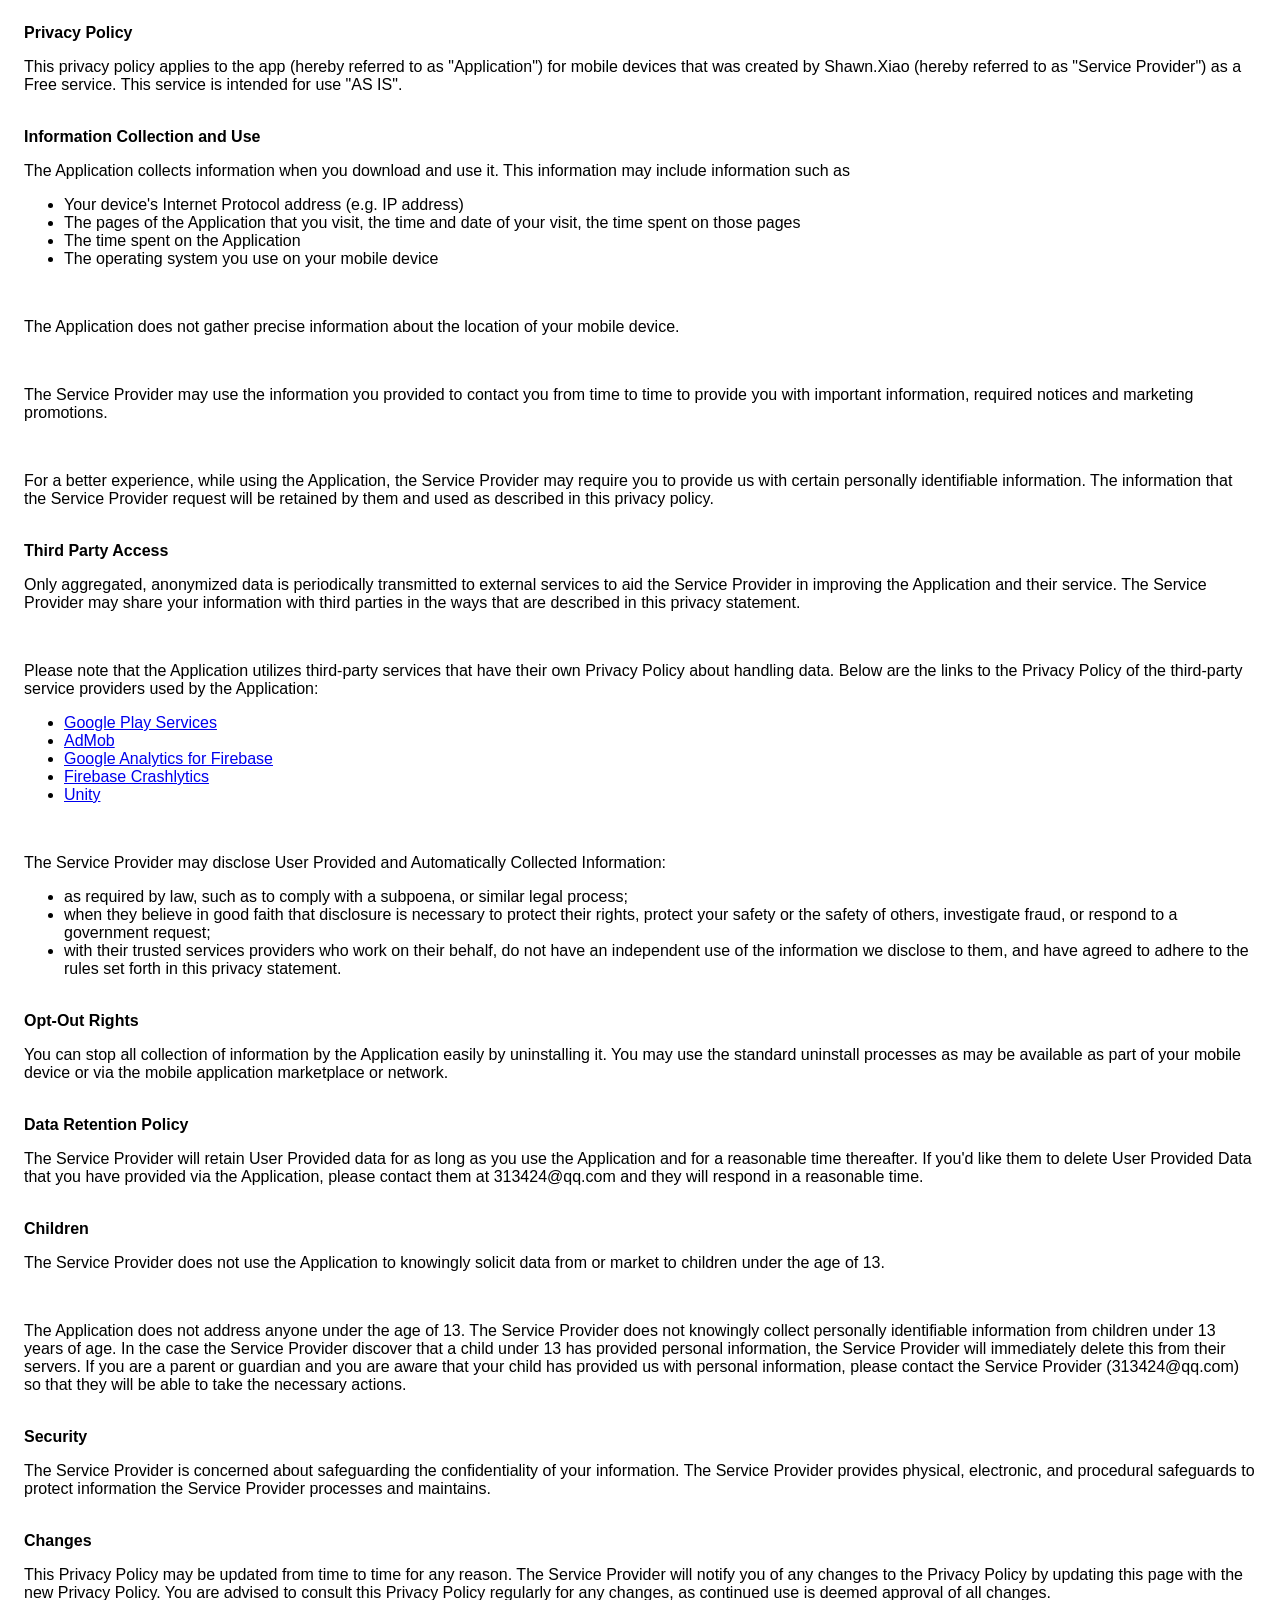
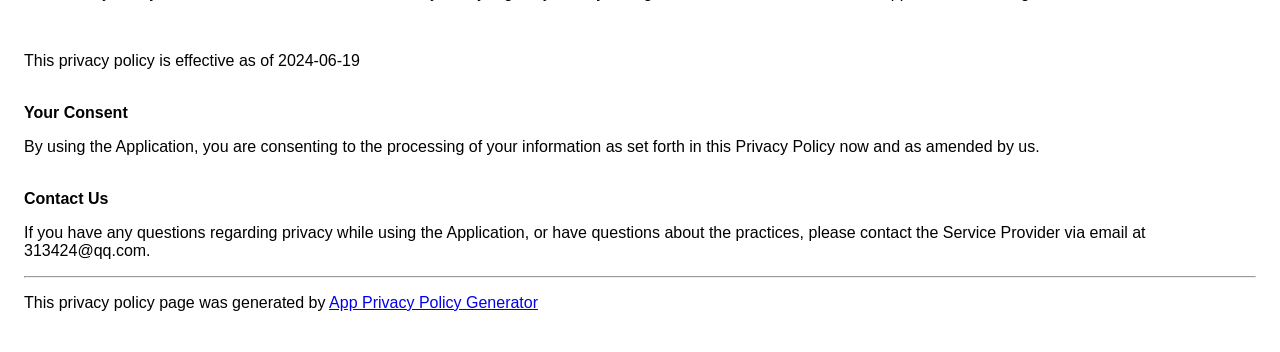
<file: index.html>
<!DOCTYPE html>
    <html>
    <head>
      <meta charset='utf-8'>
      <meta name='viewport' content='width=device-width'>
      <title>Privacy Policy</title>
      <style> body { font-family: 'Helvetica Neue', Helvetica, Arial, sans-serif; padding:1em; } </style>
    </head>
    <body>
    <strong>Privacy Policy</strong><p>This privacy policy applies to the app (hereby referred to as "Application") for mobile devices that was created by Shawn.Xiao (hereby referred to as "Service Provider") as a Free service. This service is intended for use "AS IS".</p><br><strong>Information Collection and Use</strong><p>The Application collects information when you download and use it. This information may include information such as</p><ul><li>Your device's Internet Protocol address (e.g. IP address)</li><li>The pages of the Application that you visit, the time and date of your visit, the time spent on those pages</li><li>The time spent on the Application</li><li>The operating system you use on your mobile device</li></ul><p></p><br><p>The Application does not gather precise information about the location of your mobile device.</p><div style="display: none;"><p>The Application collects your device's location, which helps the Service Provider determine your approximate geographical location and make use of in below ways:</p><ul><li>Geolocation Services: The Service Provider utilizes location data to provide features such as personalized content, relevant recommendations, and location-based services.</li><li>Analytics and Improvements: Aggregated and anonymized location data helps the Service Provider to analyze user behavior, identify trends, and improve the overall performance and functionality of the Application.</li><li>Third-Party Services: Periodically, the Service Provider may transmit anonymized location data to external services. These services assist them in enhancing the Application and optimizing their offerings.</li></ul></div><br><p>The Service Provider may use the information you provided to contact you from time to time to provide you with important information, required notices and marketing promotions.</p><br><p>For a better experience, while using the Application, the Service Provider may require you to provide us with certain personally identifiable information. The information that the Service Provider request will be retained by them and used as described in this privacy policy.</p><br><strong>Third Party Access</strong><p>Only aggregated, anonymized data is periodically transmitted to external services to aid the Service Provider in improving the Application and their service. The Service Provider may share your information with third parties in the ways that are described in this privacy statement.</p><div><br><p>Please note that the Application utilizes third-party services that have their own Privacy Policy about handling data. Below are the links to the Privacy Policy of the third-party service providers used by the Application:</p><ul><li><a href="https://www.google.com/policies/privacy/" target="_blank" rel="noopener noreferrer">Google Play Services</a></li><li><a href="https://support.google.com/admob/answer/6128543?hl=en" target="_blank" rel="noopener noreferrer">AdMob</a></li><li><a href="https://firebase.google.com/support/privacy" target="_blank" rel="noopener noreferrer">Google Analytics for Firebase</a></li><li><a href="https://firebase.google.com/support/privacy/" target="_blank" rel="noopener noreferrer">Firebase Crashlytics</a></li><!----><!----><!----><!----><!----><!----><!----><li><a href="https://unity3d.com/legal/privacy-policy" target="_blank" rel="noopener noreferrer">Unity</a></li><!----><!----><!----><!----><!----><!----><!----><!----><!----><!----><!----><!----><!----><!----><!----><!----><!----><!----><!----><!----></ul></div><br><p>The Service Provider may disclose User Provided and Automatically Collected Information:</p><ul><li>as required by law, such as to comply with a subpoena, or similar legal process;</li><li>when they believe in good faith that disclosure is necessary to protect their rights, protect your safety or the safety of others, investigate fraud, or respond to a government request;</li><li>with their trusted services providers who work on their behalf, do not have an independent use of the information we disclose to them, and have agreed to adhere to the rules set forth in this privacy statement.</li></ul><p></p><br><strong>Opt-Out Rights</strong><p>You can stop all collection of information by the Application easily by uninstalling it. You may use the standard uninstall processes as may be available as part of your mobile device or via the mobile application marketplace or network.</p><br><strong>Data Retention Policy</strong><p>The Service Provider will retain User Provided data for as long as you use the Application and for a reasonable time thereafter. If you'd like them to delete User Provided Data that you have provided via the Application, please contact them at 313424@qq.com and they will respond in a reasonable time.</p><br><strong>Children</strong><p>The Service Provider does not use the Application to knowingly solicit data from or market to children under the age of 13.</p><div><br><p>The Application does not address anyone under the age of 13. The Service Provider does not knowingly collect personally identifiable information from children under 13 years of age. In the case the Service Provider discover that a child under 13 has provided personal information, the Service Provider will immediately delete this from their servers. If you are a parent or guardian and you are aware that your child has provided us with personal information, please contact the Service Provider (313424@qq.com) so that they will be able to take the necessary actions.</p></div><!----><br><strong>Security</strong><p>The Service Provider is concerned about safeguarding the confidentiality of your information. The Service Provider provides physical, electronic, and procedural safeguards to protect information the Service Provider processes and maintains.</p><br><strong>Changes</strong><p>This Privacy Policy may be updated from time to time for any reason. The Service Provider will notify you of any changes to the Privacy Policy by updating this page with the new Privacy Policy. You are advised to consult this Privacy Policy regularly for any changes, as continued use is deemed approval of all changes.</p><br><p>This privacy policy is effective as of 2024-06-19</p><br><strong>Your Consent</strong><p>By using the Application, you are consenting to the processing of your information as set forth in this Privacy Policy now and as amended by us.</p><br><strong>Contact Us</strong><p>If you have any questions regarding privacy while using the Application, or have questions about the practices, please contact the Service Provider via email at 313424@qq.com.</p><hr><p>This privacy policy page was generated by <a href="https://app-privacy-policy-generator.nisrulz.com/" target="_blank" rel="noopener noreferrer">App Privacy Policy Generator</a></p>
    </body>
    </html>
</file>
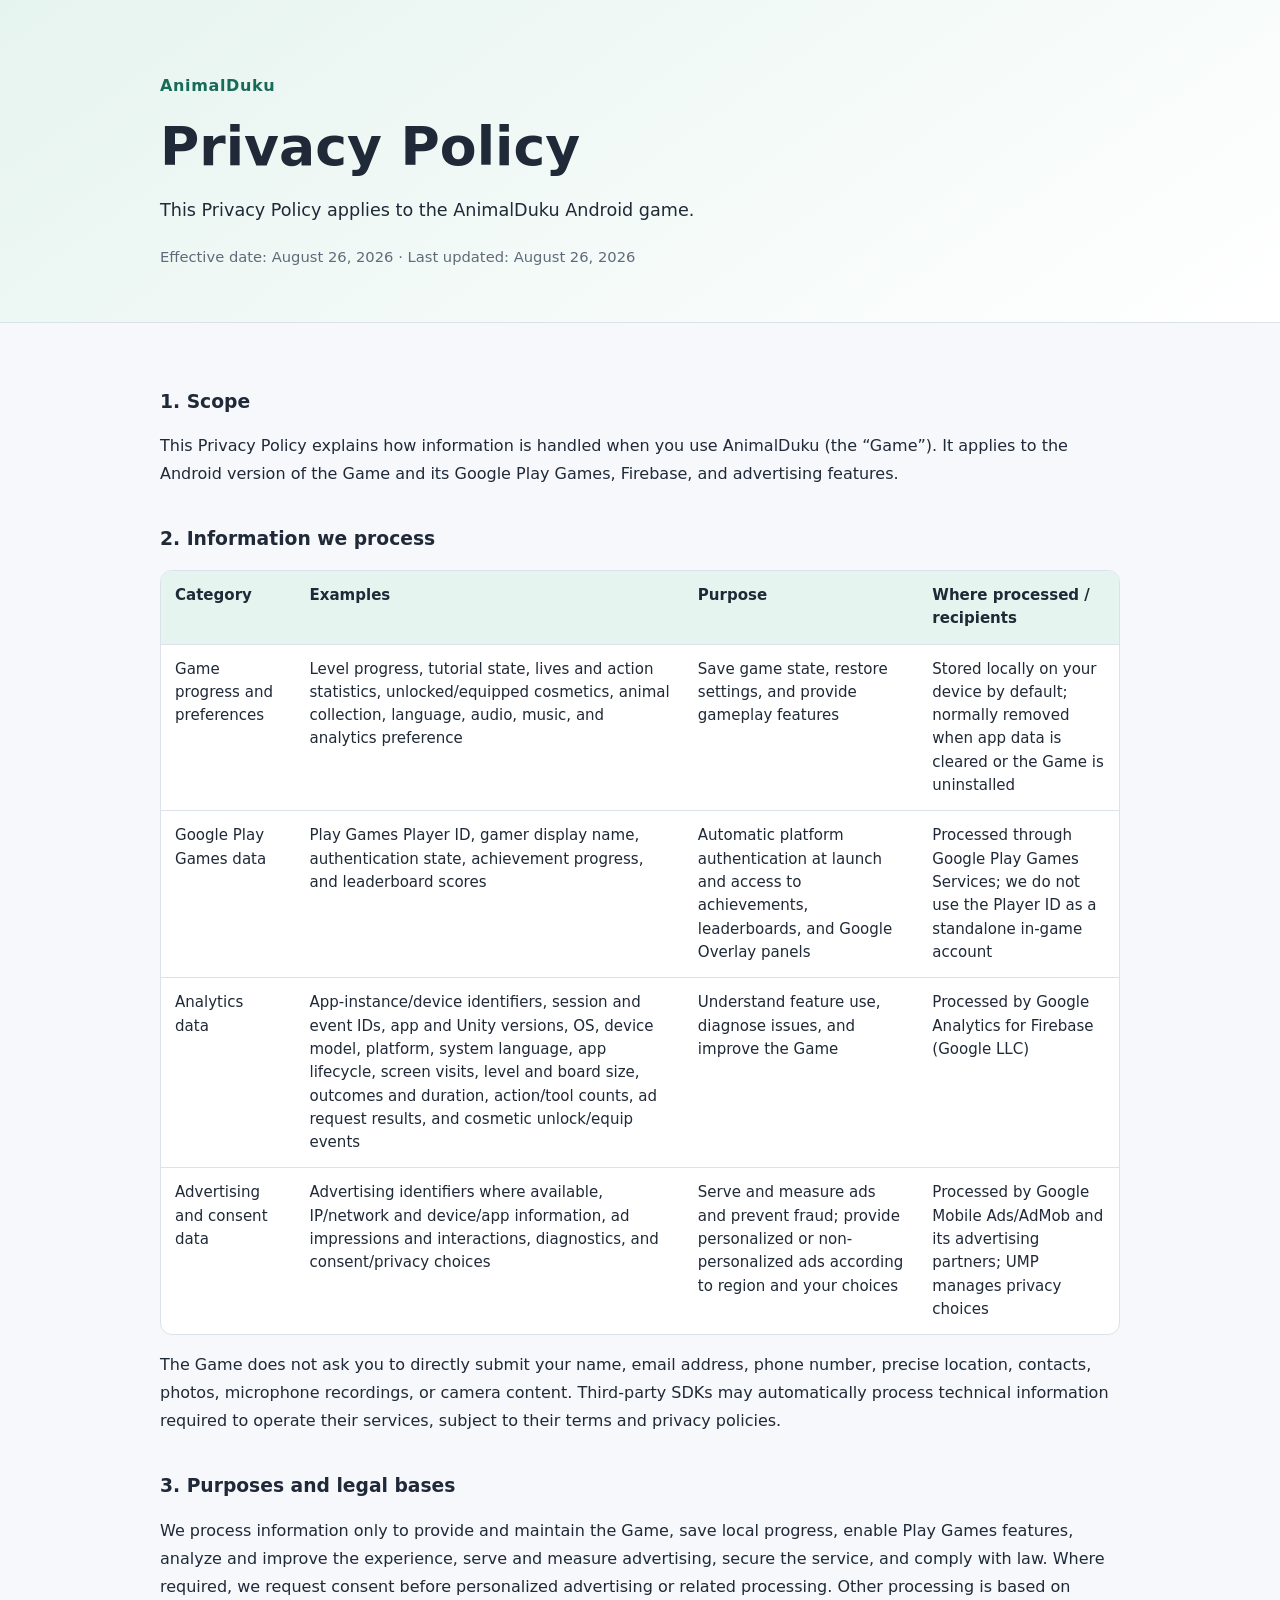
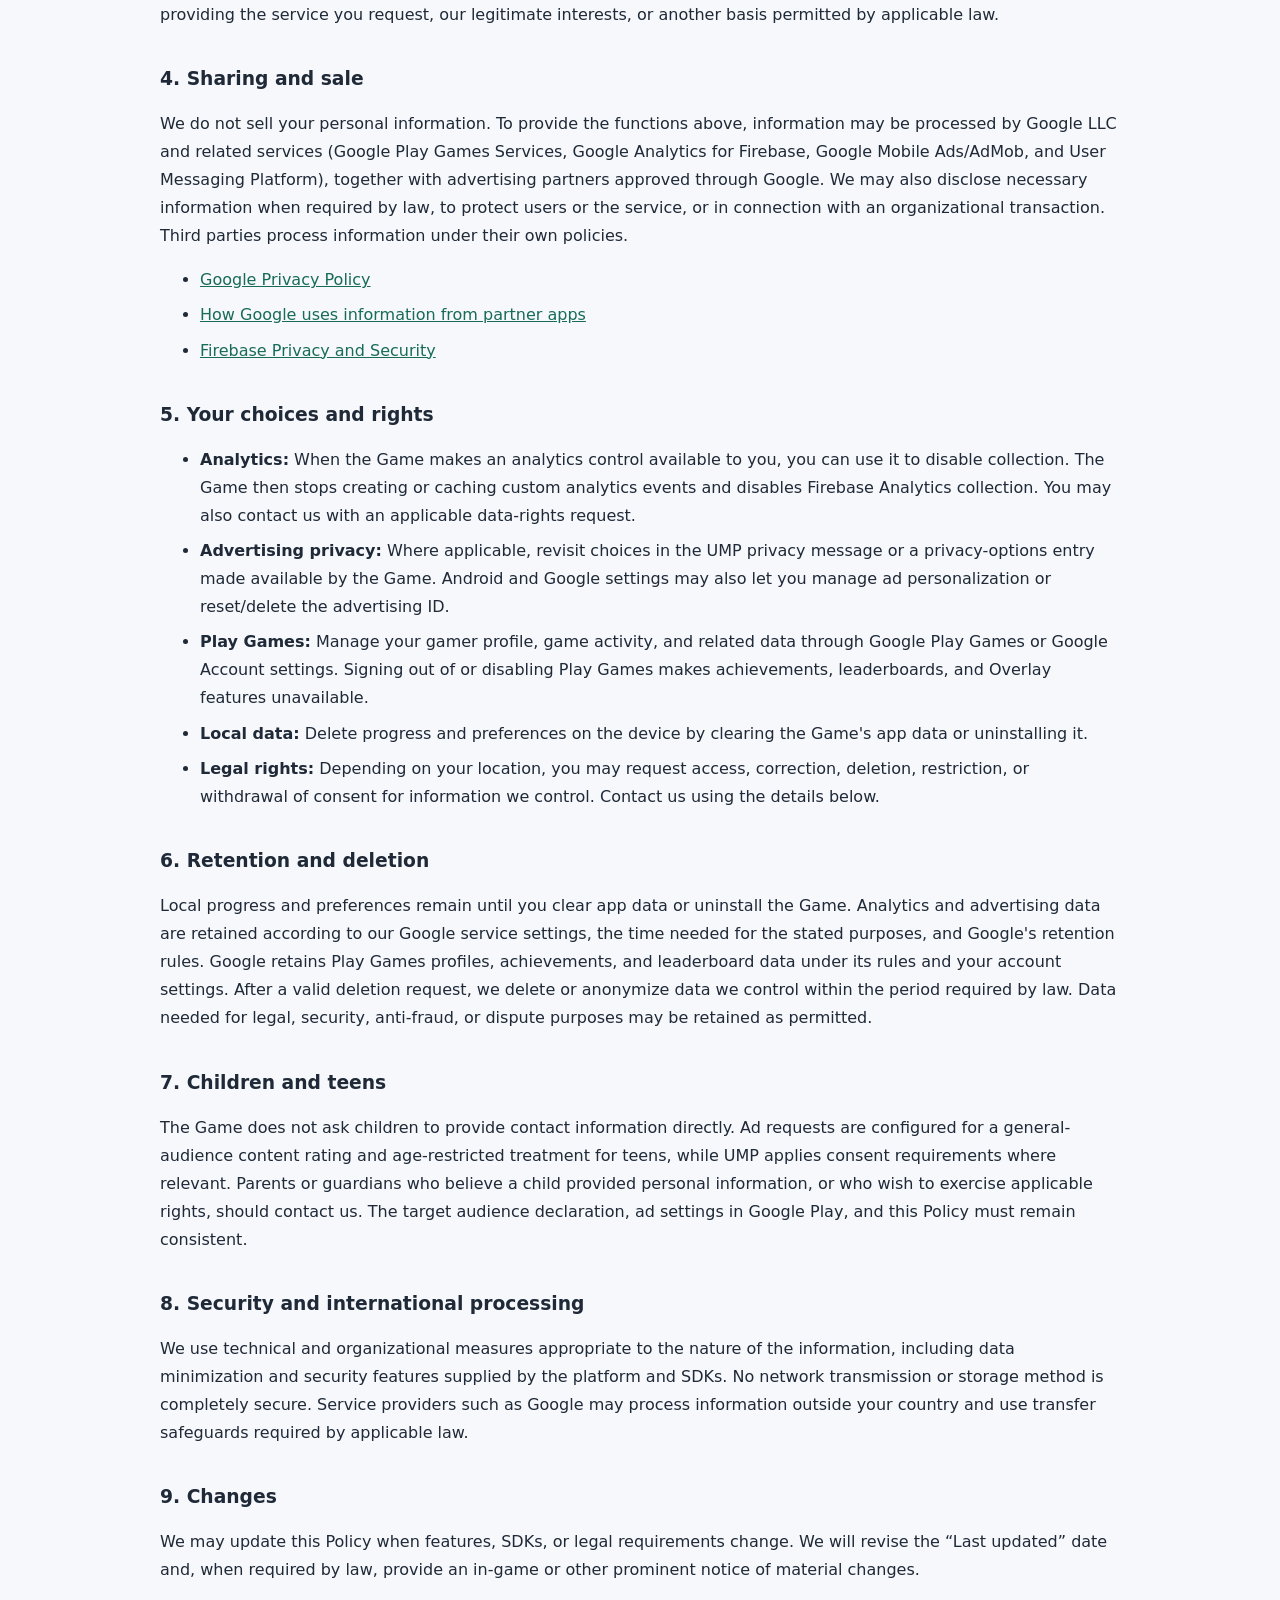
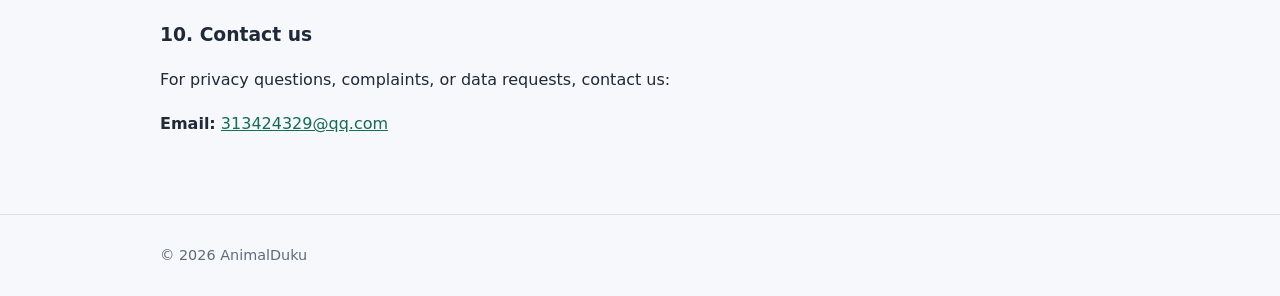
<file: animalduku/index.html>
<!doctype html>
<html lang="en">
<head>
  <meta charset="utf-8">
  <meta name="viewport" content="width=device-width, initial-scale=1">
  <meta name="color-scheme" content="light dark">
  <meta name="description" content="AnimalDuku Privacy Policy">
  <title>Privacy Policy — AnimalDuku</title>
  <link rel="icon" href="favicon.svg" type="image/svg+xml">
  <link rel="stylesheet" href="assets/privacy.css">
</head>
<body>
  <header class="hero">
    <div class="wrap">
      <p class="eyebrow">AnimalDuku</p>
      <h1>Privacy Policy</h1>
      <p class="lead">This Privacy Policy applies to the AnimalDuku Android game.</p>
      <p class="meta">Effective date: August 26, 2026 · Last updated: August 26, 2026</p>
    </div>
  </header>

  <main class="wrap">
    <section aria-label="AnimalDuku Privacy Policy">
      <h3>1. Scope</h3>
      <p>This Privacy Policy explains how information is handled when you use AnimalDuku (the “Game”). It applies to the Android version of the Game and its Google Play Games, Firebase, and advertising features.</p>

      <h3>2. Information we process</h3>
      <div class="table-wrap">
        <table>
          <thead><tr><th>Category</th><th>Examples</th><th>Purpose</th><th>Where processed / recipients</th></tr></thead>
          <tbody>
            <tr><td>Game progress and preferences</td><td>Level progress, tutorial state, lives and action statistics, unlocked/equipped cosmetics, animal collection, language, audio, music, and analytics preference</td><td>Save game state, restore settings, and provide gameplay features</td><td>Stored locally on your device by default; normally removed when app data is cleared or the Game is uninstalled</td></tr>
            <tr><td>Google Play Games data</td><td>Play Games Player ID, gamer display name, authentication state, achievement progress, and leaderboard scores</td><td>Automatic platform authentication at launch and access to achievements, leaderboards, and Google Overlay panels</td><td>Processed through Google Play Games Services; we do not use the Player ID as a standalone in-game account</td></tr>
            <tr><td>Analytics data</td><td>App-instance/device identifiers, session and event IDs, app and Unity versions, OS, device model, platform, system language, app lifecycle, screen visits, level and board size, outcomes and duration, action/tool counts, ad request results, and cosmetic unlock/equip events</td><td>Understand feature use, diagnose issues, and improve the Game</td><td>Processed by Google Analytics for Firebase (Google LLC)</td></tr>
            <tr><td>Advertising and consent data</td><td>Advertising identifiers where available, IP/network and device/app information, ad impressions and interactions, diagnostics, and consent/privacy choices</td><td>Serve and measure ads and prevent fraud; provide personalized or non-personalized ads according to region and your choices</td><td>Processed by Google Mobile Ads/AdMob and its advertising partners; UMP manages privacy choices</td></tr>
          </tbody>
        </table>
      </div>
      <p>The Game does not ask you to directly submit your name, email address, phone number, precise location, contacts, photos, microphone recordings, or camera content. Third-party SDKs may automatically process technical information required to operate their services, subject to their terms and privacy policies.</p>

      <h3>3. Purposes and legal bases</h3>
      <p>We process information only to provide and maintain the Game, save local progress, enable Play Games features, analyze and improve the experience, serve and measure advertising, secure the service, and comply with law. Where required, we request consent before personalized advertising or related processing. Other processing is based on providing the service you request, our legitimate interests, or another basis permitted by applicable law.</p>

      <h3>4. Sharing and sale</h3>
      <p>We do not sell your personal information. To provide the functions above, information may be processed by Google LLC and related services (Google Play Games Services, Google Analytics for Firebase, Google Mobile Ads/AdMob, and User Messaging Platform), together with advertising partners approved through Google. We may also disclose necessary information when required by law, to protect users or the service, or in connection with an organizational transaction. Third parties process information under their own policies.</p>
      <ul>
        <li><a href="https://policies.google.com/privacy" rel="noopener">Google Privacy Policy</a></li>
        <li><a href="https://policies.google.com/technologies/partner-sites" rel="noopener">How Google uses information from partner apps</a></li>
        <li><a href="https://firebase.google.com/support/privacy" rel="noopener">Firebase Privacy and Security</a></li>
      </ul>

      <h3>5. Your choices and rights</h3>
      <ul>
        <li><strong>Analytics:</strong> When the Game makes an analytics control available to you, you can use it to disable collection. The Game then stops creating or caching custom analytics events and disables Firebase Analytics collection. You may also contact us with an applicable data-rights request.</li>
        <li><strong>Advertising privacy:</strong> Where applicable, revisit choices in the UMP privacy message or a privacy-options entry made available by the Game. Android and Google settings may also let you manage ad personalization or reset/delete the advertising ID.</li>
        <li><strong>Play Games:</strong> Manage your gamer profile, game activity, and related data through Google Play Games or Google Account settings. Signing out of or disabling Play Games makes achievements, leaderboards, and Overlay features unavailable.</li>
        <li><strong>Local data:</strong> Delete progress and preferences on the device by clearing the Game's app data or uninstalling it.</li>
        <li><strong>Legal rights:</strong> Depending on your location, you may request access, correction, deletion, restriction, or withdrawal of consent for information we control. Contact us using the details below.</li>
      </ul>

      <h3>6. Retention and deletion</h3>
      <p>Local progress and preferences remain until you clear app data or uninstall the Game. Analytics and advertising data are retained according to our Google service settings, the time needed for the stated purposes, and Google's retention rules. Google retains Play Games profiles, achievements, and leaderboard data under its rules and your account settings. After a valid deletion request, we delete or anonymize data we control within the period required by law. Data needed for legal, security, anti-fraud, or dispute purposes may be retained as permitted.</p>

      <h3>7. Children and teens</h3>
      <p>The Game does not ask children to provide contact information directly. Ad requests are configured for a general-audience content rating and age-restricted treatment for teens, while UMP applies consent requirements where relevant. Parents or guardians who believe a child provided personal information, or who wish to exercise applicable rights, should contact us. The target audience declaration, ad settings in Google Play, and this Policy must remain consistent.</p>

      <h3>8. Security and international processing</h3>
      <p>We use technical and organizational measures appropriate to the nature of the information, including data minimization and security features supplied by the platform and SDKs. No network transmission or storage method is completely secure. Service providers such as Google may process information outside your country and use transfer safeguards required by applicable law.</p>

      <h3>9. Changes</h3>
      <p>We may update this Policy when features, SDKs, or legal requirements change. We will revise the “Last updated” date and, when required by law, provide an in-game or other prominent notice of material changes.</p>

      <h3>10. Contact us</h3>
      <p>For privacy questions, complaints, or data requests, contact us:</p>
      <p><strong>Email:</strong> <a href="mailto:313424329@qq.com">313424329@qq.com</a></p>
    </section>
  </main>

  <footer>
    <div class="wrap">© 2026 AnimalDuku</div>
  </footer>
</body>
</html>
</file>
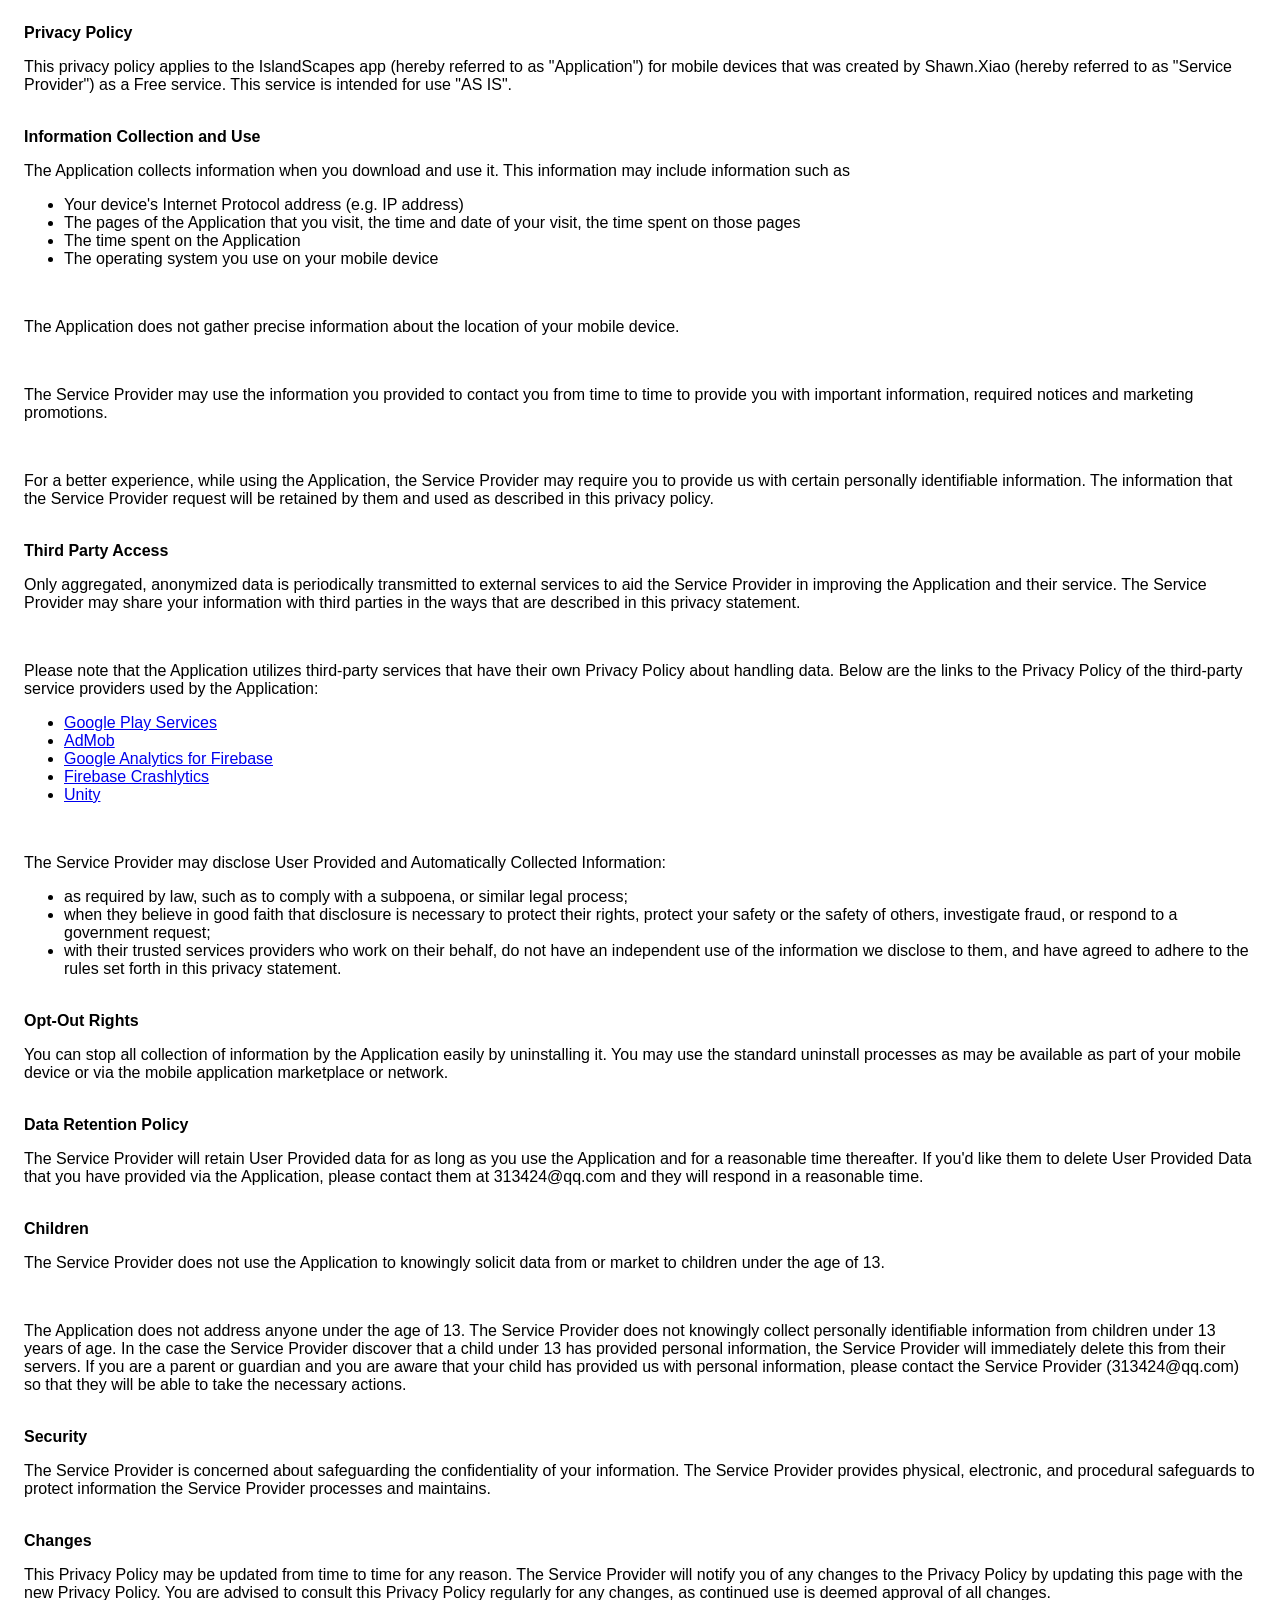
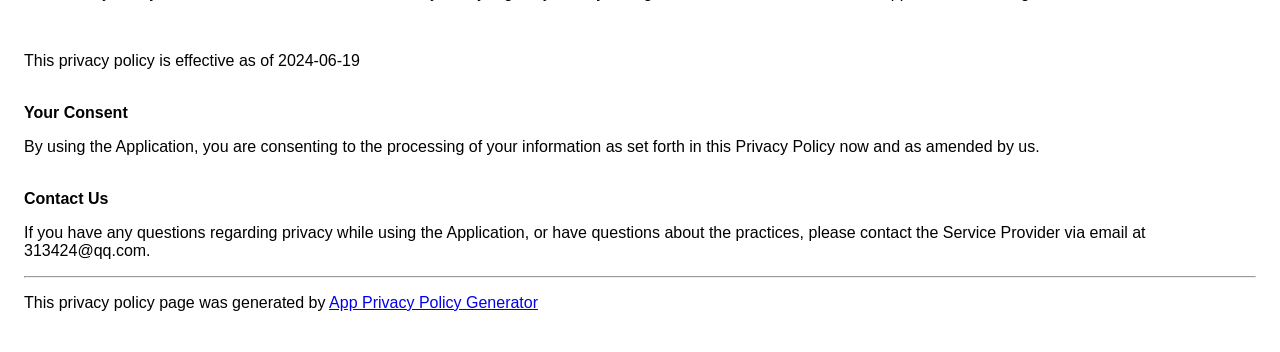
<file: privacy.html>
<!DOCTYPE html>
    <html>
    <head>
      <meta charset='utf-8'>
      <meta name='viewport' content='width=device-width'>
      <title>Privacy Policy</title>
      <style> body { font-family: 'Helvetica Neue', Helvetica, Arial, sans-serif; padding:1em; } </style>
    </head>
    <body>
    <strong>Privacy Policy</strong><p>This privacy policy applies to the IslandScapes app (hereby referred to as "Application") for mobile devices that was created by Shawn.Xiao (hereby referred to as "Service Provider") as a Free service. This service is intended for use "AS IS".</p><br><strong>Information Collection and Use</strong><p>The Application collects information when you download and use it. This information may include information such as</p><ul><li>Your device's Internet Protocol address (e.g. IP address)</li><li>The pages of the Application that you visit, the time and date of your visit, the time spent on those pages</li><li>The time spent on the Application</li><li>The operating system you use on your mobile device</li></ul><p></p><br><p>The Application does not gather precise information about the location of your mobile device.</p><div style="display: none;"><p>The Application collects your device's location, which helps the Service Provider determine your approximate geographical location and make use of in below ways:</p><ul><li>Geolocation Services: The Service Provider utilizes location data to provide features such as personalized content, relevant recommendations, and location-based services.</li><li>Analytics and Improvements: Aggregated and anonymized location data helps the Service Provider to analyze user behavior, identify trends, and improve the overall performance and functionality of the Application.</li><li>Third-Party Services: Periodically, the Service Provider may transmit anonymized location data to external services. These services assist them in enhancing the Application and optimizing their offerings.</li></ul></div><br><p>The Service Provider may use the information you provided to contact you from time to time to provide you with important information, required notices and marketing promotions.</p><br><p>For a better experience, while using the Application, the Service Provider may require you to provide us with certain personally identifiable information. The information that the Service Provider request will be retained by them and used as described in this privacy policy.</p><br><strong>Third Party Access</strong><p>Only aggregated, anonymized data is periodically transmitted to external services to aid the Service Provider in improving the Application and their service. The Service Provider may share your information with third parties in the ways that are described in this privacy statement.</p><div><br><p>Please note that the Application utilizes third-party services that have their own Privacy Policy about handling data. Below are the links to the Privacy Policy of the third-party service providers used by the Application:</p><ul><li><a href="https://www.google.com/policies/privacy/" target="_blank" rel="noopener noreferrer">Google Play Services</a></li><li><a href="https://support.google.com/admob/answer/6128543?hl=en" target="_blank" rel="noopener noreferrer">AdMob</a></li><li><a href="https://firebase.google.com/support/privacy" target="_blank" rel="noopener noreferrer">Google Analytics for Firebase</a></li><li><a href="https://firebase.google.com/support/privacy/" target="_blank" rel="noopener noreferrer">Firebase Crashlytics</a></li><!----><!----><!----><!----><!----><!----><!----><li><a href="https://unity3d.com/legal/privacy-policy" target="_blank" rel="noopener noreferrer">Unity</a></li><!----><!----><!----><!----><!----><!----><!----><!----><!----><!----><!----><!----><!----><!----><!----><!----><!----><!----><!----><!----></ul></div><br><p>The Service Provider may disclose User Provided and Automatically Collected Information:</p><ul><li>as required by law, such as to comply with a subpoena, or similar legal process;</li><li>when they believe in good faith that disclosure is necessary to protect their rights, protect your safety or the safety of others, investigate fraud, or respond to a government request;</li><li>with their trusted services providers who work on their behalf, do not have an independent use of the information we disclose to them, and have agreed to adhere to the rules set forth in this privacy statement.</li></ul><p></p><br><strong>Opt-Out Rights</strong><p>You can stop all collection of information by the Application easily by uninstalling it. You may use the standard uninstall processes as may be available as part of your mobile device or via the mobile application marketplace or network.</p><br><strong>Data Retention Policy</strong><p>The Service Provider will retain User Provided data for as long as you use the Application and for a reasonable time thereafter. If you'd like them to delete User Provided Data that you have provided via the Application, please contact them at 313424@qq.com and they will respond in a reasonable time.</p><br><strong>Children</strong><p>The Service Provider does not use the Application to knowingly solicit data from or market to children under the age of 13.</p><div><br><p>The Application does not address anyone under the age of 13. The Service Provider does not knowingly collect personally identifiable information from children under 13 years of age. In the case the Service Provider discover that a child under 13 has provided personal information, the Service Provider will immediately delete this from their servers. If you are a parent or guardian and you are aware that your child has provided us with personal information, please contact the Service Provider (313424@qq.com) so that they will be able to take the necessary actions.</p></div><!----><br><strong>Security</strong><p>The Service Provider is concerned about safeguarding the confidentiality of your information. The Service Provider provides physical, electronic, and procedural safeguards to protect information the Service Provider processes and maintains.</p><br><strong>Changes</strong><p>This Privacy Policy may be updated from time to time for any reason. The Service Provider will notify you of any changes to the Privacy Policy by updating this page with the new Privacy Policy. You are advised to consult this Privacy Policy regularly for any changes, as continued use is deemed approval of all changes.</p><br><p>This privacy policy is effective as of 2024-06-19</p><br><strong>Your Consent</strong><p>By using the Application, you are consenting to the processing of your information as set forth in this Privacy Policy now and as amended by us.</p><br><strong>Contact Us</strong><p>If you have any questions regarding privacy while using the Application, or have questions about the practices, please contact the Service Provider via email at 313424@qq.com.</p><hr><p>This privacy policy page was generated by <a href="https://app-privacy-policy-generator.nisrulz.com/" target="_blank" rel="noopener noreferrer">App Privacy Policy Generator</a></p>
    </body>
    </html>
</file>
<file: animalduku/assets/privacy.css>
:root {
  color-scheme: light dark;
  --bg: #f6f8fb;
  --surface: #ffffff;
  --text: #1f2937;
  --muted: #5f6b7a;
  --line: #dbe2ea;
  --brand: #176b58;
  --brand-soft: #e6f4ef;
  --code: #eef2f6;
}

@media (prefers-color-scheme: dark) {
  :root {
    --bg: #101613;
    --surface: #18201c;
    --text: #edf5f1;
    --muted: #b6c2bc;
    --line: #35443c;
    --brand: #79d6b5;
    --brand-soft: #1d3a30;
    --code: #27322d;
  }
}

* { box-sizing: border-box; }
html { scroll-behavior: smooth; }
body {
  margin: 0;
  background: var(--bg);
  color: var(--text);
  font-family: system-ui, -apple-system, BlinkMacSystemFont, "Segoe UI", "Noto Sans SC", sans-serif;
  font-size: 16px;
  line-height: 1.75;
}
.wrap { width: min(100% - 32px, 960px); margin-inline: auto; }
.hero {
  padding: 56px 0 38px;
  background: linear-gradient(145deg, var(--brand-soft), var(--surface));
  border-bottom: 1px solid var(--line);
}
.eyebrow { color: var(--brand); font-weight: 700; letter-spacing: .04em; }
h1 { margin: .15em 0; font-size: clamp(2rem, 5vw, 3.35rem); line-height: 1.15; }
.lead { max-width: 720px; font-size: 1.1rem; }
.meta { color: var(--muted); font-size: .92rem; }
main { padding-block: 28px 60px; }
section { scroll-margin-top: 20px; }
h3 { margin-top: 2em; line-height: 1.35; }
a { color: var(--brand); overflow-wrap: anywhere; }
code { padding: .12em .35em; border-radius: 4px; background: var(--code); }
li + li { margin-top: .45em; }
.table-wrap { overflow-x: auto; border: 1px solid var(--line); border-radius: 12px; background: var(--surface); }
table { width: 100%; min-width: 760px; border-collapse: collapse; font-size: .94rem; line-height: 1.55; }
th, td { padding: 13px 14px; border-bottom: 1px solid var(--line); text-align: left; vertical-align: top; }
th { background: var(--brand-soft); }
tr:last-child td { border-bottom: 0; }
footer { padding: 28px 0; border-top: 1px solid var(--line); color: var(--muted); font-size: .9rem; }
@media (max-width: 560px) {
  .hero { padding-top: 36px; }
  .wrap { width: min(100% - 24px, 960px); }
}
</file>
